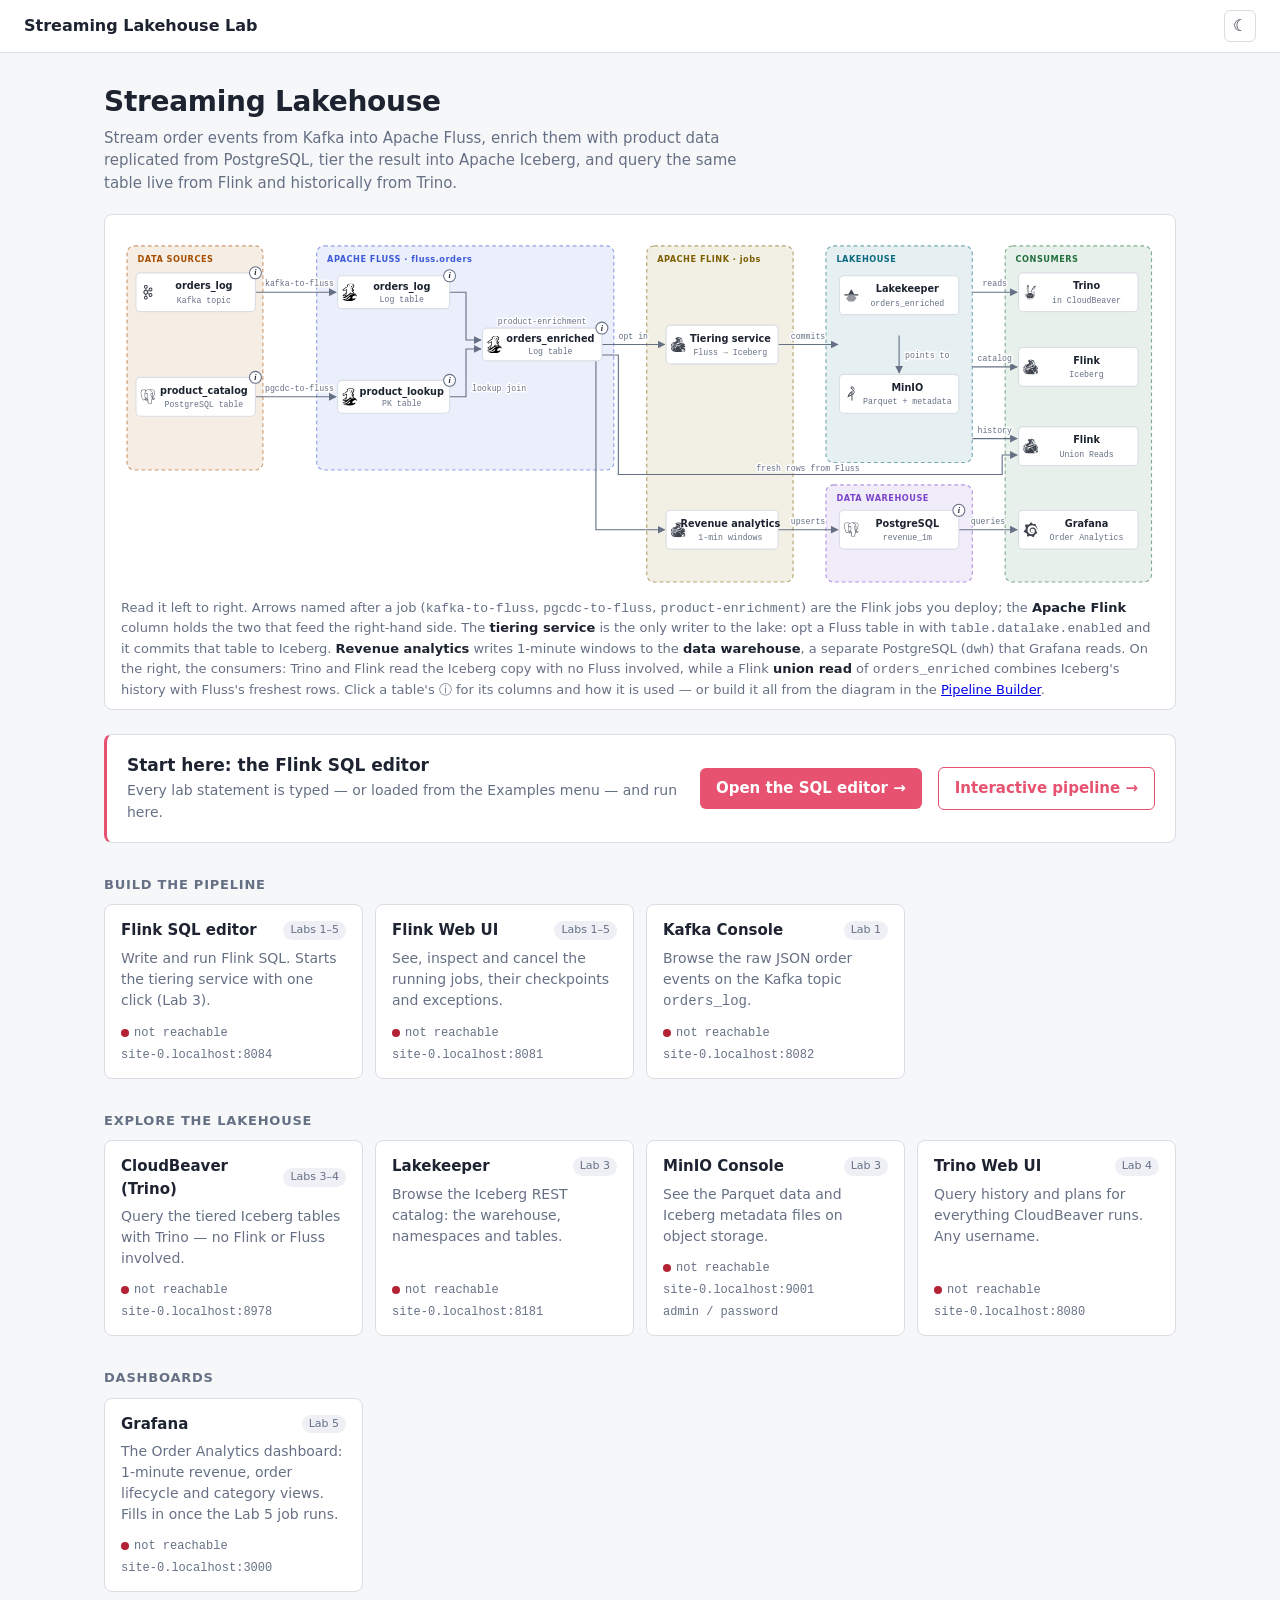
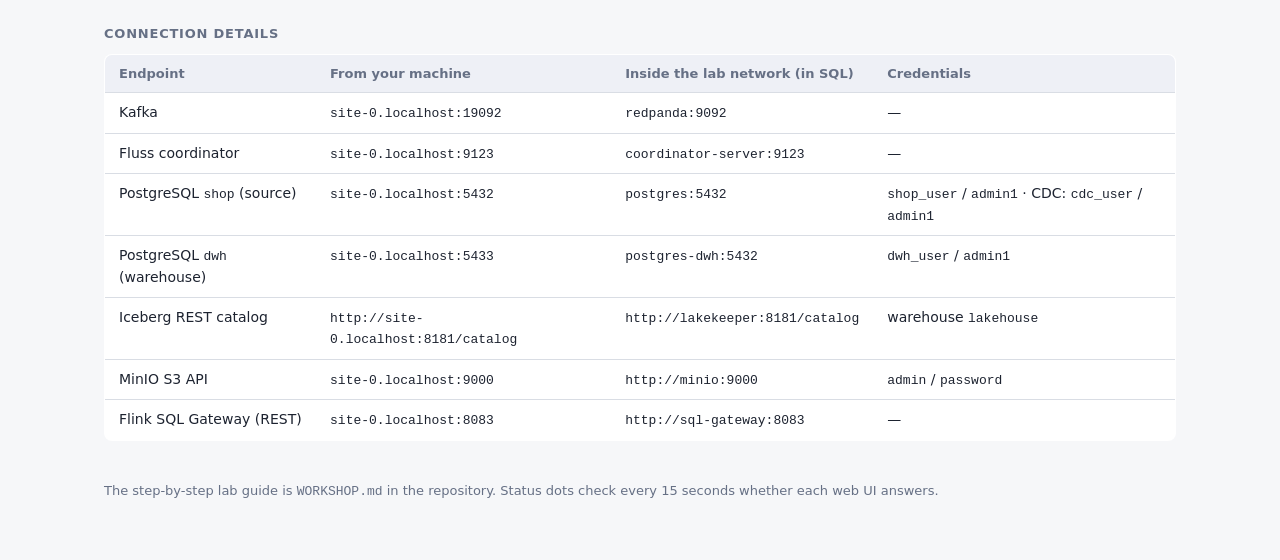
<file: homepage/index.html>
<!doctype html>
<html lang="en">
<head>
<meta charset="utf-8">
<meta name="viewport" content="width=device-width, initial-scale=1">
<title>Streaming Lakehouse Lab</title>
<script>
  // Before the stylesheet, so a saved theme applies on first paint.
  try {
    const t = localStorage.getItem("home.theme");
    if (t === "light" || t === "dark") document.documentElement.dataset.theme = t;
  } catch {}
</script>
<style>
  /* Same tokens as the Flink SQL editor (sql-editor/static/index.html), so the two pages
     read as one environment. */
  :root {
    --bg: #f6f7f9; --panel: #fff; --fg: #1d2330; --muted: #667085; --border: #d9dde4;
    --accent: #e6526f; --accent-fg: #fff; --err: #b42335; --ok: #1f7a4d; --tint: #eef0f6;
    --mono: ui-monospace, SFMono-Regular, Menlo, Consolas, monospace;
  }
  @media (prefers-color-scheme: dark) {
    :root:not([data-theme="light"]) {
      --bg: #12151b; --panel: #1b1f27; --fg: #e3e6ec; --muted: #9098a8; --border: #2e3440;
      --accent: #f06a84; --accent-fg: #fff; --err: #ff8a9b; --ok: #5fd39b; --tint: #232834;
      color-scheme: dark;
    }
  }
  :root[data-theme="dark"] {
    --bg: #12151b; --panel: #1b1f27; --fg: #e3e6ec; --muted: #9098a8; --border: #2e3440;
    --accent: #f06a84; --accent-fg: #fff; --err: #ff8a9b; --ok: #5fd39b; --tint: #232834;
    color-scheme: dark;
  }
  :root[data-theme="light"] { color-scheme: light; }

  * { box-sizing: border-box; }
  body { margin: 0; background: var(--bg); color: var(--fg);
         font: 15px/1.5 system-ui, -apple-system, "Segoe UI", sans-serif; }
  header { display: flex; align-items: center; gap: 12px; padding: 10px 24px;
           border-bottom: 1px solid var(--border); background: var(--panel); }
  header h1 { font-size: 16px; margin: 0; }
  header .spacer { flex: 1; }
  #theme { width: 32px; height: 32px; padding: 0; font-size: 16px; line-height: 1; cursor: pointer;
           border-radius: 6px; border: 1px solid var(--border); background: var(--panel); color: var(--fg); }
  main { max-width: 1120px; margin: 0 auto; padding: 32px 24px 48px; }

  .intro h2 { font-size: 28px; line-height: 1.2; margin: 0 0 8px; letter-spacing: -0.01em; }
  .intro p { margin: 0; color: var(--muted); max-width: 70ch; }
  /* The architecture diagram. Page CSS styles the inline SVG through classes, so it
     follows the theme tokens; only the tiering path wears the accent. */
  .arch { margin: 20px 0 0; padding: 16px 16px 10px; background: var(--panel);
          border: 1px solid var(--border); border-radius: 8px; }
  .arch .scroll { overflow-x: auto; }
  .arch svg { display: block; width: 100%; min-width: 900px; height: auto; color: var(--muted);
              font-family: system-ui, -apple-system, "Segoe UI", sans-serif; }
  /* The same diagram as the Pipeline Builder (sql-editor/static/pipeline.html), without its
     buttons: one light colour per column, the technologies' marks on the boxes. */
  :root { --sources: #a64f00; --fluss: #3d5bd9; --flink: #7d5f00; --iceberg: #0b6a7f; --warehouse: #7a45c9; --consumers: #22703d; }
  @media (prefers-color-scheme: dark) { :root:not([data-theme="light"]) {
    --sources: #f5a25a; --fluss: #8fa2ff; --flink: #e8c547; --iceberg: #5cc8e0; --warehouse: #c4a2ff; --consumers: #71d394; } }
  :root[data-theme="dark"] { --sources: #f5a25a; --fluss: #8fa2ff; --flink: #e8c547; --iceberg: #5cc8e0; --warehouse: #c4a2ff; --consumers: #71d394; }
  .arch .box { fill: var(--panel); stroke: var(--border); stroke-width: 1.5; }
  .arch .region { fill: none; stroke: var(--border); stroke-width: 1.5; stroke-dasharray: 5 4; }
  .arch .region.sources { stroke: color-mix(in srgb, var(--sources) 55%, transparent); fill: color-mix(in srgb, var(--sources) 10%, transparent); }
  .arch .region.fluss { stroke: color-mix(in srgb, var(--fluss) 55%, transparent); fill: color-mix(in srgb, var(--fluss) 10%, transparent); }
  .arch .region.flink { stroke: color-mix(in srgb, var(--flink) 55%, transparent); fill: color-mix(in srgb, var(--flink) 10%, transparent); }
  .arch .region.iceberg { stroke: color-mix(in srgb, var(--iceberg) 55%, transparent); fill: color-mix(in srgb, var(--iceberg) 10%, transparent); }
  .arch .region.warehouse { stroke: color-mix(in srgb, var(--warehouse) 55%, transparent); fill: color-mix(in srgb, var(--warehouse) 10%, transparent); }
  .arch .region.consumers { stroke: color-mix(in srgb, var(--consumers) 55%, transparent); fill: color-mix(in srgb, var(--consumers) 10%, transparent); }
  .arch .region-label.sources { fill: var(--sources); } .arch .region-label.fluss { fill: var(--fluss); } .arch .region-label.flink { fill: var(--flink); }
  .arch .region-label.iceberg { fill: var(--iceberg); } .arch .region-label.warehouse { fill: var(--warehouse); } .arch .region-label.consumers { fill: var(--consumers); }
  .arch .icon { fill: var(--fg); color: var(--fg); opacity: .85; }
  .arch image.icon { opacity: 1; }
  @media (prefers-color-scheme: dark) { :root:not([data-theme="light"]) .fluss-mark { filter: invert(1); } }
  :root[data-theme="dark"] .fluss-mark { filter: invert(1); }
  .arch .title { fill: var(--fg); font-size: 13px; font-weight: 600; }
  .arch .sub { fill: var(--muted); font-size: 11px; font-family: var(--mono); }
  .arch .region-label { fill: var(--muted); font-size: 11px; font-weight: 600; letter-spacing: .06em; }
  .arch .edge { fill: none; stroke: var(--muted); stroke-width: 1.5; }
  /* A halo in the figure's colour, so a region border passing behind a label is masked. */
  .arch .edge-label { fill: var(--muted); font-size: 11px; font-family: var(--mono);
                      paint-order: stroke fill; stroke: var(--panel); stroke-width: 4px; stroke-linejoin: round; }
  .arch .hot { stroke: var(--accent); stroke-width: 2; }
  .arch .hot-box { stroke: var(--accent); stroke-width: 2; }
  .arch .hot-label { fill: var(--accent); }
  .arch .head { fill: var(--muted); }
  .arch .head-hot { fill: var(--accent); }
  /* Table boxes are clickable: an (i) badge in the corner, and the whole box as the hit
     target. The hit rect is transparent but painted, so it receives the pointer. */
  .arch .tbl { cursor: pointer; outline: none; }
  .arch .tbl .hit { fill: transparent; stroke: transparent; stroke-width: 2; }
  .arch .tbl:hover .hit, .arch .tbl:focus-visible .hit { stroke: var(--accent); }
  .arch .badge circle { fill: var(--panel); stroke: var(--muted); stroke-width: 1.4; }
  .arch .badge text { fill: var(--fg); font: italic 700 11px Georgia, serif; }
  .arch .tbl:hover .badge circle, .arch .tbl:focus-visible .badge circle { stroke: var(--accent); fill: var(--accent); }
  .arch .tbl:hover .badge text, .arch .tbl:focus-visible .badge text { fill: var(--accent-fg); }
  .arch figcaption { margin-top: 8px; font-size: 13px; color: var(--muted); }
  .arch figcaption b { color: var(--fg); font-weight: 600; }

  .start { display: flex; flex-wrap: wrap; align-items: center; gap: 16px; margin: 24px 0 8px;
           padding: 18px 20px; border-radius: 8px; background: var(--panel);
           border: 1px solid var(--border); border-left: 3px solid var(--accent); }
  .start div { flex: 1 1 320px; }
  .start strong { display: block; font-size: 17px; }
  .start span { color: var(--muted); font-size: 14px; }
  .btn { display: inline-flex; align-items: center; gap: 6px; padding: 9px 16px; border-radius: 6px;
         background: var(--accent); color: var(--accent-fg); text-decoration: none; font-weight: 600; }
  .btn:hover { filter: brightness(1.06); }
  .btn.alt { background: var(--panel); color: var(--accent); border: 1px solid var(--accent); }
  .btn:focus-visible, .card a:focus-visible { outline: 2px solid var(--accent); outline-offset: 2px; }

  section { margin-top: 32px; }
  section > h3 { font-size: 13px; text-transform: uppercase; letter-spacing: .06em; color: var(--muted);
                 margin: 0 0 10px; font-weight: 600; }
  .grid { display: grid; grid-template-columns: repeat(auto-fill, minmax(250px, 1fr)); gap: 12px; }
  .card { position: relative; display: flex; flex-direction: column; gap: 6px; padding: 14px 16px;
          background: var(--panel); border: 1px solid var(--border); border-radius: 8px; }
  .card:hover { border-color: var(--muted); }
  .card .top { display: flex; align-items: center; gap: 8px; }
  .card a { color: var(--fg); font-weight: 600; text-decoration: none; }
  /* The whole card is the link's hit target. */
  .card a::after { content: ""; position: absolute; inset: 0; border-radius: 8px; }
  .card p { margin: 0; color: var(--muted); font-size: 14px; }
  .card .meta { margin-top: auto; padding-top: 6px; display: flex; flex-wrap: wrap; gap: 4px 12px;
                font-family: var(--mono); font-size: 12px; color: var(--muted); }
  .lab { font-size: 11px; padding: 1px 7px; border-radius: 10px; background: var(--tint);
         color: var(--muted); white-space: nowrap; margin-left: auto; }

  /* Reachability: a dot plus a word, so it never relies on colour alone. */
  .status { display: inline-flex; align-items: center; gap: 5px; font-size: 12px; color: var(--muted); }
  .status::before { content: ""; width: 8px; height: 8px; border-radius: 50%; background: var(--border); }
  .status.up::before { background: var(--ok); }
  .status.down::before { background: var(--err); }

  table { width: 100%; border-collapse: collapse; background: var(--panel); border: 1px solid var(--border);
          border-radius: 8px; overflow: hidden; font-size: 14px; }
  th, td { text-align: left; padding: 9px 14px; border-bottom: 1px solid var(--border); vertical-align: top; }
  tr:last-child td { border-bottom: 0; }
  th { font-weight: 600; color: var(--muted); font-size: 13px; background: var(--tint); }
  td code { font-family: var(--mono); font-size: 13px; }
  .scroll { overflow-x: auto; }
  /* The table-structure panel. */
  #tinfo { width: min(760px, calc(100vw - 32px)); max-height: min(86vh, 900px); padding: 0;
           border: 1px solid var(--border); border-radius: 10px; background: var(--panel); color: var(--fg);
           box-shadow: 0 12px 48px rgba(0,0,0,.35); }
  #tinfo[open] { display: flex; flex-direction: column; }
  #tinfo::backdrop { background: rgba(10, 12, 16, .55); }
  #tinfo .hd { display: flex; align-items: flex-start; gap: 12px; padding: 14px 18px 12px;
               border-bottom: 1px solid var(--border); }
  #tinfo .hd div { flex: 1; min-width: 0; }
  #tinfo h2 { margin: 0; font-size: 17px; font-family: var(--mono); word-break: break-all; }
  #tinfo .kind { display: inline-block; margin-top: 4px; font-size: 12px; color: var(--muted); }
  #tinfo .close { flex: none; width: 30px; height: 30px; padding: 0; border-radius: 6px; cursor: pointer;
                  border: 1px solid var(--border); background: var(--panel); color: var(--fg); font-size: 14px; }
  #tinfo .bd { overflow: auto; padding: 14px 18px 18px; }
  #tinfo .bd > p { margin: 0 0 14px; color: var(--muted); font-size: 14px; }
  #tinfo h3 { font-size: 12px; text-transform: uppercase; letter-spacing: .06em; color: var(--muted);
              margin: 16px 0 6px; font-weight: 600; }
  #tinfo table { font-size: 13px; }
  #tinfo td:first-child, #tinfo td:nth-child(2) { font-family: var(--mono); font-size: 12.5px; white-space: nowrap; }
  #tinfo td.key::after { content: " PK"; font: 600 10px system-ui, sans-serif; color: var(--accent);
                         margin-left: 4px; }
  #tinfo dl { display: grid; grid-template-columns: max-content 1fr; gap: 6px 16px; margin: 0; font-size: 14px; }
  #tinfo dt { color: var(--muted); }
  #tinfo dd { margin: 0; }
  #tinfo code { font-family: var(--mono); font-size: 12.5px; }
  #tinfo pre { margin: 0; padding: 10px 12px; background: var(--tint); border-radius: 6px; overflow: auto;
               font-family: var(--mono); font-size: 12.5px; line-height: 1.5; }
  #tinfo .qhd { display: flex; align-items: center; justify-content: space-between; }
  #tinfo .copy { font: inherit; font-size: 12px; padding: 2px 10px; border-radius: 6px; cursor: pointer;
                 border: 1px solid var(--border); background: var(--panel); color: var(--muted); }
  footer { margin-top: 40px; color: var(--muted); font-size: 13px; }
  footer code { font-family: var(--mono); }
  @media (max-width: 600px) { header, main { padding-left: 16px; padding-right: 16px; } .intro h2 { font-size: 23px; } }
</style>
</head>
<body>
<header>
  <h1>Streaming Lakehouse Lab</h1>
  <span class="spacer"></span>
  <button id="theme" type="button"></button>
</header>

<main>
  <div class="intro">
    <h2>Streaming Lakehouse</h2>
    <p>Stream order events from Kafka into Apache Fluss, enrich them with product data
       replicated from PostgreSQL, tier the result into Apache Iceberg, and query the same
       table live from Flink and historically from Trino.</p>
    <figure class="arch">
      <div class="scroll">
      <svg viewBox="0 0 1390 480" role="img"
           aria-label="Architecture in five columns: data sources (Kafka orders_log, PostgreSQL shop.product_catalog) feed Fluss tables through Flink jobs; product-enrichment joins them into orders_enriched; the Flink tiering service commits it to the lakehouse (Iceberg tables in Lakekeeper, Parquet on MinIO) and a windowed Flink job writes revenue_1m to the data warehouse (PostgreSQL dwh); consumers: Trino, Flink on Iceberg, Flink union reads, Grafana.">
      <defs>
        <marker id="head" viewBox="0 0 10 10" refX="9" refY="5" markerWidth="7" markerHeight="7" orient="auto-start-reverse"><path class="head" d="M0,0 L10,5 L0,10 z"/></marker>
        <marker id="head-ok" viewBox="0 0 10 10" refX="9" refY="5" markerWidth="7" markerHeight="7" orient="auto-start-reverse"><path class="head-ok" d="M0,0 L10,5 L0,10 z"/></marker>
        <!-- Technology marks: Simple Icons (CC0), drawn in the text colour so they read in both themes. -->
        <symbol id="i-kafka" viewBox="0 0 24 24"><path d="M9.71 2.136a1.43 1.43 0 0 0-2.047 0h-.007a1.48 1.48 0 0 0-.421 1.042c0 .41.161.777.422 1.039l.007.007c.257.264.616.426 1.019.426.404 0 .766-.162 1.027-.426l.003-.007c.261-.262.421-.629.421-1.039 0-.408-.159-.777-.421-1.042H9.71zM8.683 22.295c.404 0 .766-.167 1.027-.429l.003-.008c.261-.261.421-.631.421-1.036 0-.41-.159-.778-.421-1.044H9.71a1.42 1.42 0 0 0-1.027-.432 1.4 1.4 0 0 0-1.02.432h-.007c-.26.266-.422.634-.422 1.044 0 .406.161.775.422 1.036l.007.008c.258.262.617.429 1.02.429zm7.89-4.462c.359-.096.683-.33.882-.684l.027-.052a1.47 1.47 0 0 0 .114-1.067 1.454 1.454 0 0 0-.675-.896l-.021-.014a1.425 1.425 0 0 0-1.078-.132c-.36.091-.684.335-.881.686-.2.349-.241.75-.146 1.119.099.363.33.691.675.896h.002c.346.203.737.239 1.101.144zm-6.405-7.342a2.083 2.083 0 0 0-1.485-.627c-.58 0-1.103.242-1.482.627-.378.385-.612.916-.612 1.507s.233 1.124.612 1.514a2.08 2.08 0 0 0 2.967 0c.379-.39.612-.923.612-1.514s-.233-1.122-.612-1.507zm-.835-2.51c.843.141 1.6.552 2.178 1.144h.004c.092.093.182.196.265.299l1.446-.851a3.176 3.176 0 0 1-.047-1.808 3.149 3.149 0 0 1 1.456-1.926l.025-.016a3.062 3.062 0 0 1 2.345-.306c.77.21 1.465.721 1.898 1.482v.002c.431.757.518 1.626.313 2.408a3.145 3.145 0 0 1-1.456 1.928l-.198.118h-.02a3.095 3.095 0 0 1-2.154.201 3.127 3.127 0 0 1-1.514-.944l-1.444.848a4.162 4.162 0 0 1 0 2.879l1.444.846c.413-.47.939-.789 1.514-.944a3.041 3.041 0 0 1 2.371.319l.048.023v.002a3.17 3.17 0 0 1 1.408 1.906 3.215 3.215 0 0 1-.313 2.405l-.026.053-.003-.005a3.147 3.147 0 0 1-1.867 1.436 3.096 3.096 0 0 1-2.371-.318v-.006a3.156 3.156 0 0 1-1.456-1.927 3.175 3.175 0 0 1 .047-1.805l-1.446-.848a3.905 3.905 0 0 1-.265.294l-.004.005a3.938 3.938 0 0 1-2.178 1.138v1.699a3.09 3.09 0 0 1 1.56.862l.002.004c.565.572.914 1.368.914 2.243 0 .873-.35 1.664-.914 2.239l-.002.009a3.1 3.1 0 0 1-2.21.931 3.1 3.1 0 0 1-2.206-.93h-.002v-.009a3.186 3.186 0 0 1-.916-2.239c0-.875.35-1.672.916-2.243v-.004h.002a3.1 3.1 0 0 1 1.558-.862v-1.699a3.926 3.926 0 0 1-2.176-1.138l-.006-.005a4.098 4.098 0 0 1-1.173-2.874c0-1.122.452-2.136 1.173-2.872h.006a3.947 3.947 0 0 1 2.176-1.144V6.289a3.137 3.137 0 0 1-1.558-.864h-.002v-.004a3.192 3.192 0 0 1-.916-2.243c0-.871.35-1.669.916-2.243l.002-.002A3.084 3.084 0 0 1 8.683 0c.861 0 1.641.355 2.21.932v.002h.002c.565.574.914 1.372.914 2.243 0 .876-.35 1.667-.914 2.243l-.002.005a3.142 3.142 0 0 1-1.56.864v1.692zm8.121-1.129l-.012-.019a1.452 1.452 0 0 0-.87-.668 1.43 1.43 0 0 0-1.103.146h.002c-.347.2-.58.529-.677.896-.095.365-.054.768.146 1.119l.007.009c.2.347.519.579.874.673.357.103.755.059 1.098-.144l.019-.009a1.47 1.47 0 0 0 .657-.885 1.493 1.493 0 0 0-.141-1.118"/></symbol>
        <symbol id="i-postgres" viewBox="0 0 24 24"><path d="M23.5594 14.7228a.5269.5269 0 0 0-.0563-.1191c-.139-.2632-.4768-.3418-1.0074-.2321-1.6533.3411-2.2935.1312-2.5256-.0191 1.342-2.0482 2.445-4.522 3.0411-6.8297.2714-1.0507.7982-3.5237.1222-4.7316a1.5641 1.5641 0 0 0-.1509-.235C21.6931.9086 19.8007.0248 17.5099.0005c-1.4947-.0158-2.7705.3461-3.1161.4794a9.449 9.449 0 0 0-.5159-.0816 8.044 8.044 0 0 0-1.3114-.1278c-1.1822-.0184-2.2038.2642-3.0498.8406-.8573-.3211-4.7888-1.645-7.2219.0788C.9359 2.1526.3086 3.8733.4302 6.3043c.0409.818.5069 3.334 1.2423 5.7436.4598 1.5065.9387 2.7019 1.4334 3.582.553.9942 1.1259 1.5933 1.7143 1.7895.4474.1491 1.1327.1441 1.8581-.7279.8012-.9635 1.5903-1.8258 1.9446-2.2069.4351.2355.9064.3625 1.39.3772a.0569.0569 0 0 0 .0004.0041 11.0312 11.0312 0 0 0-.2472.3054c-.3389.4302-.4094.5197-1.5002.7443-.3102.064-1.1344.2339-1.1464.8115-.0025.1224.0329.2309.0919.3268.2269.4231.9216.6097 1.015.6331 1.3345.3335 2.5044.092 3.3714-.6787-.017 2.231.0775 4.4174.3454 5.0874.2212.5529.7618 1.9045 2.4692 1.9043.2505 0 .5263-.0291.8296-.0941 1.7819-.3821 2.5557-1.1696 2.855-2.9059.1503-.8707.4016-2.8753.5388-4.1012.0169-.0703.0357-.1207.057-.1362.0007-.0005.0697-.0471.4272.0307a.3673.3673 0 0 0 .0443.0068l.2539.0223.0149.001c.8468.0384 1.9114-.1426 2.5312-.4308.6438-.2988 1.8057-1.0323 1.5951-1.6698zM2.371 11.8765c-.7435-2.4358-1.1779-4.8851-1.2123-5.5719-.1086-2.1714.4171-3.6829 1.5623-4.4927 1.8367-1.2986 4.8398-.5408 6.108-.13-.0032.0032-.0066.0061-.0098.0094-2.0238 2.044-1.9758 5.536-1.9708 5.7495-.0002.0823.0066.1989.0162.3593.0348.5873.0996 1.6804-.0735 2.9184-.1609 1.1504.1937 2.2764.9728 3.0892.0806.0841.1648.1631.2518.2374-.3468.3714-1.1004 1.1926-1.9025 2.1576-.5677.6825-.9597.5517-1.0886.5087-.3919-.1307-.813-.5871-1.2381-1.3223-.4796-.839-.9635-2.0317-1.4155-3.5126zm6.0072 5.0871c-.1711-.0428-.3271-.1132-.4322-.1772.0889-.0394.2374-.0902.4833-.1409 1.2833-.2641 1.4815-.4506 1.9143-1.0002.0992-.126.2116-.2687.3673-.4426a.3549.3549 0 0 0 .0737-.1298c.1708-.1513.2724-.1099.4369-.0417.156.0646.3078.26.3695.4752.0291.1016.0619.2945-.0452.4444-.9043 1.2658-2.2216 1.2494-3.1676 1.0128zm2.094-3.988-.0525.141c-.133.3566-.2567.6881-.3334 1.003-.6674-.0021-1.3168-.2872-1.8105-.8024-.6279-.6551-.9131-1.5664-.7825-2.5004.1828-1.3079.1153-2.4468.079-3.0586-.005-.0857-.0095-.1607-.0122-.2199.2957-.2621 1.6659-.9962 2.6429-.7724.4459.1022.7176.4057.8305.928.5846 2.7038.0774 3.8307-.3302 4.7363-.084.1866-.1633.3629-.2311.5454zm7.3637 4.5725c-.0169.1768-.0358.376-.0618.5959l-.146.4383a.3547.3547 0 0 0-.0182.1077c-.0059.4747-.054.6489-.115.8693-.0634.2292-.1353.4891-.1794 1.0575-.11 1.4143-.8782 2.2267-2.4172 2.5565-1.5155.3251-1.7843-.4968-2.0212-1.2217a6.5824 6.5824 0 0 0-.0769-.2266c-.2154-.5858-.1911-1.4119-.1574-2.5551.0165-.5612-.0249-1.9013-.3302-2.6462.0044-.2932.0106-.5909.019-.8918a.3529.3529 0 0 0-.0153-.1126 1.4927 1.4927 0 0 0-.0439-.208c-.1226-.4283-.4213-.7866-.7797-.9351-.1424-.059-.4038-.1672-.7178-.0869.067-.276.1831-.5875.309-.9249l.0529-.142c.0595-.16.134-.3257.213-.5012.4265-.9476 1.0106-2.2453.3766-5.1772-.2374-1.0981-1.0304-1.6343-2.2324-1.5098-.7207.0746-1.3799.3654-1.7088.5321a5.6716 5.6716 0 0 0-.1958.1041c.0918-1.1064.4386-3.1741 1.7357-4.4823a4.0306 4.0306 0 0 1 .3033-.276.3532.3532 0 0 0 .1447-.0644c.7524-.5706 1.6945-.8506 2.802-.8325.4091.0067.8017.0339 1.1742.081 1.939.3544 3.2439 1.4468 4.0359 2.3827.8143.9623 1.2552 1.9315 1.4312 2.4543-1.3232-.1346-2.2234.1268-2.6797.779-.9926 1.4189.543 4.1729 1.2811 5.4964.1353.2426.2522.4522.2889.5413.2403.5825.5515.9713.7787 1.2552.0696.087.1372.1714.1885.245-.4008.1155-1.1208.3825-1.0552 1.717-.0123.1563-.0423.4469-.0834.8148-.0461.2077-.0702.4603-.0994.7662zm.8905-1.6211c-.0405-.8316.2691-.9185.5967-1.0105a2.8566 2.8566 0 0 0 .135-.0406 1.202 1.202 0 0 0 .1342.103c.5703.3765 1.5823.4213 3.0068.1344-.2016.1769-.5189.3994-.9533.6011-.4098.1903-1.0957.333-1.7473.3636-.7197.0336-1.0859-.0807-1.1721-.151zm.5695-9.2712c-.0059.3508-.0542.6692-.1054 1.0017-.055.3576-.112.7274-.1264 1.1762-.0142.4368.0404.8909.0932 1.3301.1066.887.216 1.8003-.2075 2.7014a3.5272 3.5272 0 0 1-.1876-.3856c-.0527-.1276-.1669-.3326-.3251-.6162-.6156-1.1041-2.0574-3.6896-1.3193-4.7446.3795-.5427 1.3408-.5661 2.1781-.463zm.2284 7.0137a12.3762 12.3762 0 0 0-.0853-.1074l-.0355-.0444c.7262-1.1995.5842-2.3862.4578-3.4385-.0519-.4318-.1009-.8396-.0885-1.2226.0129-.4061.0666-.7543.1185-1.0911.0639-.415.1288-.8443.1109-1.3505.0134-.0531.0188-.1158.0118-.1902-.0457-.4855-.5999-1.938-1.7294-3.253-.6076-.7073-1.4896-1.4972-2.6889-2.0395.5251-.1066 1.2328-.2035 2.0244-.1859 2.0515.0456 3.6746.8135 4.8242 2.2824a.908.908 0 0 1 .0667.1002c.7231 1.3556-.2762 6.2751-2.9867 10.5405zm-8.8166-6.1162c-.025.1794-.3089.4225-.6211.4225a.5821.5821 0 0 1-.0809-.0056c-.1873-.026-.3765-.144-.5059-.3156-.0458-.0605-.1203-.178-.1055-.2844.0055-.0401.0261-.0985.0925-.1488.1182-.0894.3518-.1226.6096-.0867.3163.0441.6426.1938.6113.4186zm7.9305-.4114c.0111.0792-.049.201-.1531.3102-.0683.0717-.212.1961-.4079.2232a.5456.5456 0 0 1-.075.0052c-.2935 0-.5414-.2344-.5607-.3717-.024-.1765.2641-.3106.5611-.352.297-.0414.6111.0088.6356.1851z"/></symbol>
        <symbol id="i-flink" viewBox="0 0 24 24"><path d="M3.192 13.236c.028.035.064.069.098.101l.024.022.008.004a.736.736 0 0 0 .179.065 8.117 8.117 0 0 1-.138-1.758c.027-.797.178-1.47.462-2.059a8.02 8.02 0 0 1 .315-.519s-.176 1.202-.202 1.673a7.104 7.104 0 0 0 .16 1.868l.072-.05c-.043-.389-.042-.8.004-1.22a6.987 6.987 0 0 1 .419-1.721 9.266 9.266 0 0 1 .973-1.892c-1.985.209-2.418 2.1-2.418 2.1s.017-.347.024-.434c.057-.649.123-.961.205-1.287-.13.238-.212.488-.271.688-.139.47-.216.949-.273 1.356a9.022 9.022 0 0 0-.096 1.289c.002.38.024.828.176 1.263.073.205.164.373.279.511zm1.44-.737c.179-.113.385-.2.626-.268.425-.119.889-.239 1.461-.379l.19-.046c.478-.116.974-.237 1.439-.415.283-.108.552-.25.824-.436.38-.26.721-.579 1.012-.951.154-.196.232-.349.309-.605l.114-.378s.464.519-.004 1.436c.297-.107.582-.413.798-.788.181-.315.491-1.451.491-1.451s.569.875-.105 2.011a1.59 1.59 0 0 0 .356-.227c2.507-2.49.349-3.899-.103-4.236a4.141 4.141 0 0 0-.982-.525L11 5.218c-.03-.013-.047-.033-.055-.042l-.321-.35.563.155c.079.021.154.042.228.064.614.182 1.082.4 1.472.686.445.325 2.142 1.751.348 3.837.556-.191 1.606-.772 1.962-1.272 1.713-2.405-.254-3.808-.17-3.808.019 0 .044.002.099.01a.44.44 0 0 0 .069.006c.036 0 .097-.006.109-.041.015-.042-.014-.122-.073-.168-.154-.117-.321-.202-.533-.169C12.926 4.4 12.3 3.85 12.3 3.85s2.482.129 2.562-.28a4.92 4.92 0 0 0-1.225-.912 6.697 6.697 0 0 0-2.228-.743c-1.207-.179-2.13.053-2.13.053.096-.121.574-.667 2.556-.511.802.063 1.564.316 2.27.669.182.091.29-.125.293-.223.004-.114.201.379.203.405.019-.049.096-.308.112-.308.047 0 .24.603.24.603.002-.024.257-.286.257-.286.076.343.066.514.047.562.002-.009.267-.172.267-.172s.152.638.412.891c.084.082.238.296.328.527.19-.133.421-.799.421-.799s.119.353.019.988c.007-.008.301-.219.301-.219s.042.449-.15 1.008a.572.572 0 0 0-.022.095c.162-.091.404-.388.404-.388l-.042.188c-.048.214-.137.629-.327.953a2.549 2.549 0 0 0-.29.686c.049-.045.099-.085.152-.12.1-.065.199-.117.293-.151l.232-.085c.392-.142.788-.309 1.173-.479.812-.359.631-.86.631-.86-.209.408-.966.816-.966.816s.98-.878.562-1.905c-.115.27-.224.538-.327.792-.144.353-.314.726-.59 1.055-.141.168-.286.29-.446.373a.686.686 0 0 1-.115.048l-.043.016s.172-.283.184-1.063c.004-.282.012-.571.012-.826v-.054c0-.132-.003-.263-.002-.395.005-.558.015-.982.132-1.373-.012-.022-.005-.045-.018-.068-.027-.046-.047-.099-.071-.157-.036-.089-.066-.178-.101-.275-.127-.36-.308-.538-.365-.588-.038.115-.271.591-.271.591s.001-.365-.001-.393c-.067-.511-1.33-.972-1.356-.988l.067.401s-.382-.028-.545-.284c-.034-.052-.084-.09-.13-.125l.09.306.093.214s-.296-.024-.435-.269c-.033-.057-.075-.121-.112-.189a.746.746 0 0 0-.574-.396 8.393 8.393 0 0 0-.601-.062 1.301 1.301 0 0 1-.479-.11L12.573 0l.046.087c.015.029.025.058.04.095l.008.022.032.078.048.172s-.353-.014-.765-.299c-.089-.062-.201-.062-.325-.072L11.622.08a4.192 4.192 0 0 0-.332-.014 3.097 3.097 0 0 0-.974.149c.035-.002.071-.003.106-.003l.067.001c.677.012.887.413.887.413s-.606 0-.785.023c-.209.027-.42.052-.616.106a5.102 5.102 0 0 0-1.622.796c-.124.088-.253.17-.389.256-.23.147-.424.341-.576.577a.357.357 0 0 0-.034.068c-.014.036-.008.039.015.051a.78.78 0 0 0 .168.061 2.353 2.353 0 0 1 1.786 2.005l.015.123c.035.307.072.623.056.944a3.413 3.413 0 0 1-.901 2.191c-.59.646-1.323.69-1.316.685.435-.406.722-.95.876-1.66a1.395 1.395 0 0 0-.084-.828.868.868 0 0 0-.016.047c-.097.276-.22.594-.447.857-.132.15-.312.322-.521.521-.911.867-2.435 2.317-2.409 4.623 0 .135.027.3.056.427zm13.967-5.836c-.113.098-.226.196-.341.292-.205.171-.351.28-.666.394-.276.099-.488-.124-.488-.124a1.3 1.3 0 0 0 .447-.389 7.968 7.968 0 0 0-1.154.71 2.41 2.41 0 0 0-.389.353c-.124.156-.205.318-.205.484v.002c0-.003.044-.005.053-.007a6.122 6.122 0 0 0 1.226-.49 16.006 16.006 0 0 0 1.757-1.074.334.334 0 0 1 .095-.048l.371-.106-.228.314a.288.288 0 0 1-.027.034c-.745.741-1.517 1.272-2.36 1.622a4.734 4.734 0 0 1-.492.174 9.201 9.201 0 0 0 1.513-.525c.537-.244.913-.483 1.22-.772.475-.45.814-.981 1.009-1.576a.732.732 0 0 0 .024-.1l-.111.033c-.127.037-.258.074-.373.13a2.367 2.367 0 0 0-.427.286c-.158.127-.321.269-.454.383zM1.578 14.987c.128.205.268.407.403.602l.021.031c-.351-1.236.223-1.982.223-1.982l.142.391c.036.101.091.199.167.302.147-.275.326-.538.534-.784a1.438 1.438 0 0 1-.472-.415c-.2-.264-.332-.581-.415-.996a5.507 5.507 0 0 1-.069-1.562c.015-.174.036-.348.059-.525a8.377 8.377 0 0 0-1.626 2.716.046.046 0 0 0 .003.021 9.438 9.438 0 0 0 1.03 2.201zM18.221 3.353a5.045 5.045 0 0 1 .366-1.933l.018-.041a.94.94 0 0 0-.246.252c-.168.242-.291.53-.397.932-.182.687-.29 1.427-.337 2.308.192-.205.507-.657.572-1.215.011-.094.024-.199.024-.303zm3.368 19.012c-.396-.065-1.234-.36-1.468-.945-.288.707.306 1.221.75 1.451.077.04.1.05.181.082.084.037-.165.494.045.704.21.21.409.148.487.148 0 0 .361.335.567.111.053-.058.098-.262.029-.385-.086-.152-.295-.124-.315-.124-.41.005-.373-.188-.311-.27.045-.059.132-.055.205-.055.017 0 .034.001.053.004.094.011.184.016.268.016.335 0 .726-.035.985-.179.186-.104.491-.456.475-.692-.017.006-.825.319-1.951.134zm2.324-7.785c-.038-.097-.085-.196-.126-.283l-.06-.126c-.021-.047-.044-.093-.066-.139-.055-.111-.112-.226-.151-.35-.034-.106-.043-.216-.052-.32a3.312 3.312 0 0 0-1.886-2.716 1.25 1.25 0 0 1-.215.417c-.09.12-.144.138-.262.138-.157 0-.18-.18-.133-.265a1.45 1.45 0 0 0 .196-.543c.033-.377-.177-.786-.435-1.068-.239-.261-.649-.564-.979-.663-.079.307.017.812.124 1.109.132.36.544 1.069.445 1.499 0 0-.029.275-.304.448-.153.096-.215.053-.215.053.294-.627.297-.891-.028-1.485-.245-.447-.358-.899-.27-1.398.003-.02.01-.04.014-.06a2.222 2.222 0 0 1-.088.199c-.25.439-.486.667-.628 1.121-.149.508.01 1.059.325 1.598a1.237 1.237 0 0 1-.553-.804 4.323 4.323 0 0 0-1.334 1.166c-.08.104-.175.191-.259.268a4.92 4.92 0 0 1-1.978 1.099c-.493.145-1.001.267-1.502.388l-.131.031c-.683.165-1.409.351-2.097.657-.792.352-1.42.757-1.918 1.239a4.412 4.412 0 0 0-1.326 2.593c-.114.781-.055 1.595.18 2.49.008.032-1.03-.941-.494-3.741a6.322 6.322 0 0 0-.236-.007l-.067.001c-1.933.058-2.737 1.123-2.737 1.123s.126-1.182 1.987-1.579c.14-.03 1.312-.293 1.352-.306.154-.314.341-.612.557-.889l-.166.026c-.319.05-.648.1-.975.143l-.252.03c-.577.074-1.174.149-1.74.316-.594.174-1.059.426-1.422.768-.389.366-.668.839-.852 1.442l-.023.086c-.013.05-.026.101-.045.151-.02.052-.024.11.018.22.348.923.945 1.723 1.774 2.376a7.587 7.587 0 0 0 2.146 1.18c.026.009.07.024.109.064l.348.337-.544-.13c-.064-.015-.127-.029-.191-.047-1.114-.306-2.085-.821-2.885-1.532-.273-.099-1.668-.794-2.26-1.936l-.099-.19s.757.746 1.288.855a5.59 5.59 0 0 1-.564-1.22.283.283 0 0 0-.049-.087C1.273 17.196.624 16.054.196 14.834a4.708 4.708 0 0 1-.085-.262c-.043.355-.064.71-.064 1.057 0 .11.955 2.647.955 2.647s-.42-.467-.768-1.059c0 0-.061-.199-.069-.212.149.897.439 1.74.863 2.521 1.167 2.147 2.956 3.554 5.47 4.212a7.73 7.73 0 0 0 1.955.255l7.855.007c.369 0 .652-.022.915-.07l.041-.007a1.47 1.47 0 0 1 .281-.034c.106.001.219.014.345.044l.062.015c.116.026.224.052.331.052 1.32.01 1.137-.785 1.137-.785-.055-.207-.295-.351-.557-.413a1.204 1.204 0 0 0-.28-.033c-.179 0-.367.041-.559.12l-.288.123-.172.075a1.317 1.317 0 0 1-.098.038.54.54 0 0 1-.17.036c-.199 0-.208-.195-.213-.312a.46.46 0 0 1 .169-.373c.093-.079.194-.156.302-.228.195-.132.396-.268.551-.446a1.49 1.49 0 0 0 .361-.699.825.825 0 0 0-.044-.469c-.014-.035-.027-.042-.04-.046a9.037 9.037 0 0 0-.368-.112c-.488-.137-.847-.342-1.127-.643a2.803 2.803 0 0 1-.439-.671 5.783 5.783 0 0 1-.416-1.096c-.159-.601-.536-1.083-1.15-1.472a3.536 3.536 0 0 0-1.557-.524c-.137-.015-.276-.021-.423-.028-.037-.002-.122-.013-.208-.024-.077-.01-.153-.021-.188-.022l-.21-.013s.054-.076.489-.242c.082-.031.167-.039.25-.054.201-.035.4-.053.59-.053.458 0 .891.106 1.288.314.494.26.888.656 1.206 1.211.173.302.309.626.416.992.021.07.038.14.058.216.035.134.071.271.122.396.307.756.876 1.198 1.69 1.315.216.031.426.046.626.046a3.48 3.48 0 0 0 1.077-.165c.455-.149.803-.382 1.062-.712a1.42 1.42 0 0 0 .255-.494l.035-.121.203.048c.043.011.086.021.13.03a.483.483 0 0 0 .094.009c.092 0 .186-.022.288-.044l.017-.004c.076-.017.15-.02.222-.023l.061-.003c.072 0 .132.048.159.093.031.053.081.083.175.104a.367.367 0 0 0 .075.007c.229 0 .47-.21.476-.416.003-.079-.018-.127-.07-.163-.041-.028-.083-.054-.131-.084l-.228-.143.152-.116a.245.245 0 0 1 .147-.051c.045 0 .085.013.12.028 0 0-.191-1.01-1.527-.716 0 0-.217.089-.328.131l-.052.02a.27.27 0 0 1-.101.019.358.358 0 0 1-.166-.047c-.468-.235-.926-.131-1.002-.131a2.28 2.28 0 0 1-.538-.059.222.222 0 0 1-.116-.067l-.086-.097a2.634 2.634 0 0 1-1.183-.197c-.436-.186-.784-.47-.995-.903a1.487 1.487 0 0 1-.15-.685l.026.067c.084.248.208.474.374.678.306.379.701.634 1.15.813.243.097.495.165.764.21 0 0 .955.036 1.38-.317.323-.18.614-.264.917-.264h.063c1.027-.001 1.118-.498 1.118-.498s.117.076.281.051a.666.666 0 0 0 .604-.63l-.34-.306-.072-.063-.134-.106.092-.105a.274.274 0 0 1 .207-.099c.046 0 .091.012.134.035.061.034.115.077.164.117l.051.04.064.05a.559.559 0 0 0-.036-.265zm-1.267-.273c-.038.106-.088.123-.199.099a.688.688 0 0 0-.181-.014c-.111.005-.221.024-.332.026-.277.005-.543-.045-.763-.225-.312-.256-.372-.559-.177-.943l.004.037a.745.745 0 0 0 .345.611c.18.121.385.17.595.196.17.021.338.05.487.142l.041.021a.043.043 0 0 1 .006-.007c-.029-.041-.039-.183-.024-.242a.565.565 0 0 0 .002-.297.622.622 0 0 1-.25.304.076.076 0 0 1-.053.02 2.53 2.53 0 0 1-.654-.233c-.186-.102-.283-.261-.234-.484a.198.198 0 0 0-.056-.189c-.023-.023-.043-.05-.067-.078.055-.051.102-.1.155-.143.05-.04.102-.078.158-.109.432-.245 1.016-.061 1.208.389.049.114.075.24.089.363.028.259-.013.511-.1.756zm-20.67 2.926c-.02-.237-.033-.474-.046-.756a.102.102 0 0 0-.021-.064c-.63-.909-1.089-1.696-1.446-2.476a7.292 7.292 0 0 1-.169-.394 7.748 7.748 0 0 0 1.682 3.694v-.004zm18.991 4.103c.176.117.395.203.732.287.34.085.653.125.966.125.185 0 .334-.019.47-.059a.81.81 0 0 0 .59-.639 6.03 6.03 0 0 0 .128-.713 1.798 1.798 0 0 0-.372-1.323c-.035.031-.07.061-.106.089a1.104 1.104 0 0 1-.198.121.658.658 0 0 1-.291.072.593.593 0 0 1-.281-.072.96.96 0 0 0-.461-.104c-.063 0-.131.005-.208.013-.027.003-.039.009-.054.04-.258.531-.683.908-1.298 1.154l-.017.007-.003.013a1.15 1.15 0 0 0-.001.454c.054.216.185.391.404.535zM14.99 9.512c-.516.525-1.141.958-1.964 1.364-.52.256-1.1.441-1.826.582-.415.081-.829.159-1.243.237l-.086.015-1.056.2c-.929.178-1.92.389-2.872.71-.691.234-1.224.481-1.677.779-.444.291-.75.591-.965.943a2.637 2.637 0 0 0-.146.291 5.696 5.696 0 0 1-.075.159.42.42 0 0 1-.076.114c-.484.473-.69 1.064-.613 1.756.046.416.176.821.395 1.236.127-.846.574-1.492 1.328-1.92.41-.233.863-.403 1.383-.517.526-.117 1.06-.214 1.561-.304l.307-.054c.516-.091 1.051-.184 1.558-.345.12-.038.238-.08.348-.121.147-.055.275-.12.391-.206.141-.105.289-.2.444-.291-.653-.015-1.76-.017-2.104-.019-.77-.004-1.3.06-1.964.312-.694.264-2.676 1.271-2.676 1.271s.985-1.054 2.837-1.844a7.858 7.858 0 0 1 2.928-.53c.275 0 .561.011.872.033.512.038 1.024.075 1.535.11l.014.001c.024 0 .05-.004.075-.011a10.63 10.63 0 0 1 1.572-.325c.175-.025.353-.061.528-.097-.034-.011-.069-.02-.103-.03a1.13 1.13 0 0 1-.118-.044l-.088-.035-.345-.233 1.296.028c.279 0 3.032-.443 4.21-3.723.078-.219.16-.437.223-.676a7.611 7.611 0 0 1-2.669 1.063 7.155 7.155 0 0 1-1.139.121zm4.784-1.871zm1.701 5.622a.27.27 0 1 0 .54 0 .27.27 0 0 0-.54 0z"/></symbol>
        <symbol id="i-grafana" viewBox="0 0 24 24"><path d="M23.02 10.59a8.578 8.578 0 0 0-.862-3.034 8.911 8.911 0 0 0-1.789-2.445c.337-1.342-.413-2.505-.413-2.505-1.292-.08-2.113.4-2.416.62-.052-.02-.102-.044-.154-.064-.22-.089-.446-.172-.677-.247-.231-.073-.47-.14-.711-.197a9.867 9.867 0 0 0-.875-.161C14.557.753 12.94 0 12.94 0c-1.804 1.145-2.147 2.744-2.147 2.744l-.018.093c-.098.029-.2.057-.298.088-.138.042-.275.094-.413.143-.138.055-.275.107-.41.166a8.869 8.869 0 0 0-1.557.87l-.063-.029c-2.497-.955-4.716.195-4.716.195-.203 2.658.996 4.33 1.235 4.636a11.608 11.608 0 0 0-.607 2.635C1.636 12.677.953 15.014.953 15.014c1.926 2.214 4.171 2.351 4.171 2.351.003-.002.006-.002.006-.005.285.509.615.994.986 1.446.156.19.32.371.488.548-.704 2.009.099 3.68.099 3.68 2.144.08 3.553-.937 3.849-1.173a9.784 9.784 0 0 0 3.164.501h.08l.055-.003.107-.002.103-.005.003.002c1.01 1.44 2.788 1.646 2.788 1.646 1.264-1.332 1.337-2.653 1.337-2.94v-.058c0-.02-.003-.039-.003-.06.265-.187.52-.387.758-.6a7.875 7.875 0 0 0 1.415-1.7c1.43.083 2.437-.885 2.437-.885-.236-1.49-1.085-2.216-1.264-2.354l-.018-.013-.016-.013a.217.217 0 0 1-.031-.02c.008-.092.016-.18.02-.27.011-.162.016-.323.016-.48v-.253l-.005-.098-.008-.135a1.891 1.891 0 0 0-.01-.13c-.003-.042-.008-.083-.013-.125l-.016-.124-.018-.122a6.215 6.215 0 0 0-2.032-3.73 6.015 6.015 0 0 0-3.222-1.46 6.292 6.292 0 0 0-.85-.048l-.107.002h-.063l-.044.003-.104.008a4.777 4.777 0 0 0-3.335 1.695c-.332.4-.592.84-.768 1.297a4.594 4.594 0 0 0-.312 1.817l.003.091c.005.055.007.11.013.164a3.615 3.615 0 0 0 .698 1.82 3.53 3.53 0 0 0 1.827 1.282c.33.098.66.14.971.137.039 0 .078 0 .114-.002l.063-.003c.02 0 .041-.003.062-.003.034-.002.065-.007.099-.01.007 0 .018-.003.028-.003l.031-.005.06-.008a1.18 1.18 0 0 0 .112-.02c.036-.008.072-.013.109-.024a2.634 2.634 0 0 0 .914-.415c.028-.02.056-.041.085-.065a.248.248 0 0 0 .039-.35.244.244 0 0 0-.309-.06l-.078.042c-.09.044-.184.083-.283.116a2.476 2.476 0 0 1-.475.096c-.028.003-.054.006-.083.006l-.083.002c-.026 0-.054 0-.08-.002l-.102-.006h-.012l-.024.006c-.016-.003-.031-.003-.044-.006-.031-.002-.06-.007-.091-.01a2.59 2.59 0 0 1-.724-.213 2.557 2.557 0 0 1-.667-.438 2.52 2.52 0 0 1-.805-1.475 2.306 2.306 0 0 1-.029-.444l.006-.122v-.023l.002-.031c.003-.021.003-.04.005-.06a3.163 3.163 0 0 1 1.352-2.29 3.12 3.12 0 0 1 .937-.43 2.946 2.946 0 0 1 .776-.101h.06l.07.002.045.003h.026l.07.005a4.041 4.041 0 0 1 1.635.49 3.94 3.94 0 0 1 1.602 1.662 3.77 3.77 0 0 1 .397 1.414l.005.076.003.075c.002.026.002.05.002.075 0 .024.003.052 0 .07v.065l-.002.073-.008.174a6.195 6.195 0 0 1-.08.639 5.1 5.1 0 0 1-.267.927 5.31 5.31 0 0 1-.624 1.13 5.052 5.052 0 0 1-3.237 2.014 4.82 4.82 0 0 1-.649.066l-.039.003h-.287a6.607 6.607 0 0 1-1.716-.265 6.776 6.776 0 0 1-3.4-2.274 6.75 6.75 0 0 1-.746-1.15 6.616 6.616 0 0 1-.714-2.596l-.005-.083-.002-.02v-.056l-.003-.073v-.096l-.003-.104v-.07l.003-.163c.008-.22.026-.45.054-.678a8.707 8.707 0 0 1 .28-1.355c.128-.444.286-.872.473-1.277a7.04 7.04 0 0 1 1.456-2.1 5.925 5.925 0 0 1 .953-.763c.169-.111.343-.213.524-.306.089-.05.182-.091.273-.135.047-.02.093-.042.138-.062a7.177 7.177 0 0 1 .714-.267l.145-.045c.049-.015.098-.026.148-.041.098-.029.197-.052.296-.076.049-.013.1-.02.15-.033l.15-.032.151-.028.076-.013.075-.01.153-.024c.057-.01.114-.013.171-.023l.169-.021c.036-.003.073-.008.106-.01l.073-.008.036-.003.042-.002c.057-.003.114-.008.171-.01l.086-.006h.023l.037-.003.145-.007a7.999 7.999 0 0 1 1.708.125 7.917 7.917 0 0 1 2.048.68 8.253 8.253 0 0 1 1.672 1.09l.09.077.089.078c.06.052.114.107.171.159.057.052.112.106.166.16.052.055.107.107.159.164a8.671 8.671 0 0 1 1.41 1.978c.012.026.028.052.04.078l.04.078.075.156c.023.051.05.1.07.153l.065.15a8.848 8.848 0 0 1 .45 1.34.19.19 0 0 0 .201.142.186.186 0 0 0 .172-.184c.01-.246.002-.532-.024-.856z"/></symbol>
        <symbol id="i-trino" viewBox="0 0 24 24"><path d="M14.124 16.8529a.1615.1615 0 1 1 .1576.1614.1577.1577 0 0 1-.1576-.1614zm-5.607-.1576a.1614.1614 0 1 0 0 .3228.1614.1614 0 0 0 0-.3228zm10.1341-.6648v1.9869c-.031.5788-.524 1.0237-1.1029.9954h-.3843a5.0596 5.0596 0 0 1-1.1298 1.7178.3192.3192 0 0 0 0 .465l.2382.2191a.3036.3036 0 0 1 .0385.4304c-1.126 1.3835-2.9669 2.1521-5.0498 2.1521a6.575 6.575 0 0 1-4.8192-1.8985c-.0029-.0032-.0059-.0063-.0087-.0096a.6302.6302 0 0 1 .0548-.8896c.137-.1265.1371-.3462 0-.4727a4.944 4.944 0 0 1-1.126-1.714h-.3497c-.5797.0284-1.0737-.416-1.1068-.9954v-1.9869c.0351-.5779.5286-1.02 1.1068-.9915h.2728a5.7648 5.7648 0 0 1 2.0791-3.0936c-.4227-1.0991-1.1529-3.2551-1.226-5.0075C6.0229 4.4705 6.2189.078 7.8253.001c1.6064-.0768 1.3719 4.0275 1.0991 6.6946a32.732 32.732 0 0 0-.123 4.4503 6.994 6.994 0 0 1 2.4826-.4304 7.2414 7.2414 0 0 1 1.7371.2075c.2614-1.2682.8762-3.574 2.0292-5.1958 1.6717-2.352 3.4357-4.7808 4.6116-4.1006 1.176.6802-.3074 3.1398-1.3297 4.4272-1.0222 1.2874-2.7862 3.2089-3.3742 4.2274-.2114.3843-.4304.8032-.5956 1.1529a5.7375 5.7375 0 0 1 2.9169 3.6125h.073v-2.3058a.3075.3075 0 0 0-.1806-.2844.9148.9148 0 0 1-.5573-.8148 1.0184 1.0184 0 0 1 .9045-.9044c.5593-.0598 1.061.3452 1.1208.9044a.9187.9187 0 0 1-.5534.8148.3074.3074 0 0 0-.1691.2844v2.1522a.3113.3113 0 0 0 .1691.2805.9724.9724 0 0 1 .5648.857zm-1.0222-3.9737a.4345.4345 0 0 0 .4612-.4151.4151.4151 0 1 0-.4612.4151zm-.4227 3.4779c.0978.4794.148.9672.1498 1.4565v.3651h.4113a.3228.3228 0 0 0 .3228-.319v-1.0069c-.0111-.2967-.2733-.5256-.5688-.4957h-.3151zm-3.7278-4.481.611.2383a36.6046 36.6046 0 0 1 2.3828-3.8661c1.2874-1.7255 2.3365-3.5817 1.8715-3.8699-.465-.2883-1.6179 1.2297-2.7708 3.109a34.8978 34.8978 0 0 0-2.0945 4.3887zm-4.0544.6726.0154 1.3335c-.0039.2007.1881.3587.3843.3152a6.4317 6.4317 0 0 1 1.4565-.1653 5.995 5.995 0 0 1 1.4527.1729c.1956.0398.3853-.1153.3843-.3151v-1.3412a.319.319 0 0 0-.2421-.3113 6.664 6.664 0 0 0-1.6026-.1845 6.7093 6.7093 0 0 0-1.6025.1845.3188.3188 0 0 0-.246.3113zm1.7063 6.8637v.3843a.6878.6878 0 0 1-.4996.269c-.3074 0-.538-.4189-.538-.4189a.073.073 0 0 0-.1-.0307l-.0024.0013a.0693.0693 0 0 0-.0245.0947c.0115.0231.2806.4957.6649.4957a.7144.7144 0 0 0 .3843-.1268.3267.3267 0 0 1 .3612 0 .8332.8332 0 0 0 .4727.1345.957.957 0 0 0 .6572-.4803.0692.0692 0 0 0-.0269-.0961.0692.0692 0 0 0-.0999.0269c0 .0231-.2191.3843-.5419.4074a.8036.8036 0 0 1-.5765-.269v-.3843a.3154.3154 0 0 1 .1268-.2537c.196-.1499.415-.3958.415-.4919a.538.538 0 0 0-.5764-.4189c-.3766 0-.6533.2498-.6533.4573 0 .1345.2536.3382.4227.4612a.3226.3226 0 0 1 .1346.2383zM7.783 11.6455l.5765-.3074c-.0192-1.126-.0346-3.1436 0-4.5425.0538-2.0368.1537-4.5732-.5226-4.5463S6.6877 4.2285 6.949 7.007a33.0562 33.0562 0 0 0 .834 4.6385zm-3.305 5.3919a.319.319 0 0 0 .319.319h.3997a3.046 3.046 0 0 1 0-.3651 7.546 7.546 0 0 1 .1461-1.4565c-.0493.0002-.34.0005-.3866-.0021a.4881.4881 0 0 0-.4781.4979v1.0068zm.9184 1.4718a5.3254 5.3254 0 0 1-.123-.5573.3228.3228 0 0 0-.319-.2728h-.4957c.0007.0163-.0015.34.0009.355a.5188.5188 0 0 0 .5526.4827l.3842-.0076zm10.1265 2.917-.0884-.0807a.3229.3229 0 0 0-.3843-.0269 6.9823 6.9823 0 0 1-3.8046 1.0068 6.995 6.995 0 0 1-3.7932-1.0068.3228.3228 0 0 0-.3843.0269l-.0884.0807a.3154.3154 0 0 0 0 .4573 6.0305 6.0305 0 0 0 4.2927 1.5988 6.0453 6.0453 0 0 0 4.2889-1.5988.315.315 0 0 0-.0384-.4573zm1.4488-4.4158c0-2.4557-1.1529-4.3273-3.0245-5.2266-.2081-.1022-.4673.0594-.465.2921v1.3297a.3269.3269 0 0 0 .2037.296c1.7332.7109 2.9284 2.1866 2.9284 3.8776 0 2.2712-2.1559 3.8085-5.3419 3.8085-3.1859 0-5.3419-1.5411-5.3419-3.8085 0-1.691 1.1952-3.1667 2.9284-3.8776a.319.319 0 0 0 .2037-.296v-1.322c.0048-.2315-.2536-.3963-.4612-.2921-1.887.8839-3.0399 2.767-3.0399 5.2073 0 2.9899 2.2866 4.996 5.7108 4.996 3.4282.0001 5.6994-2.0098 5.6994-4.9844zm-8.6084-.538h-.0038a.5842.5842 0 1 0 .0038 0zm5.1614.5919c.0063.3226.2615.5789.584.5725a.5842.5842 0 1 0-.584-.5725zm4.5692.6225h-.4996a.3227.3227 0 0 0-.3151.2728c-.0346.173-.0768.3766-.1268.5573.0163.0007.3861-.0014.4012.0009a.5188.5188 0 0 0 .5366-.5004l.0037-.3306z"/></symbol>
        <symbol id="i-minio" viewBox="0 0 24 24"><path d="M13.2072.006c-.6216-.0478-1.2.1943-1.6211.582a2.15 2.15 0 0 0-.0938 3.0352l3.4082 3.5507a3.042 3.042 0 0 1-.664 4.6875l-.463.2383V7.2853a15.4198 15.4198 0 0 0-8.0174 10.4862v.0176l6.5487-3.3281v7.621L13.7794 24V13.6817l.8965-.4629a4.4432 4.4432 0 0 0 1.2207-7.0292l-3.371-3.5254a.7489.7489 0 0 1 .037-1.0547.7522.7522 0 0 1 1.0567.0371l.4668.4863-.006.0059 4.0704 4.2441a.0566.0566 0 0 0 .082 0 .06.06 0 0 0 0-.0703l-3.1406-5.1425-.1484.1425.1484-.1445C14.4945.3926 13.8287.0538 13.2072.006Zm-.9024 9.8652v2.9941l-4.1523 2.1484a13.9787 13.9787 0 0 1 2.7676-3.9277 14.1784 14.1784 0 0 1 1.3847-1.2148z"/></symbol>
        <!-- No brand mark in Simple Icons for Iceberg: an iceberg. Fluss uses its official logo (static/icons/fluss-outline.svg). -->
        <symbol id="i-iceberg" viewBox="0 0 24 24"><path d="M12 2.5l4.6 7.5H7.4z"/><path fill="none" stroke="currentColor" stroke-width="1.8" stroke-linecap="round" d="M1.5 11.5h21"/><path opacity=".55" d="M7 13l-3.5 4.5L8 22h8l4.5-5.5L17 13z"/></symbol>
        <marker id="head-err" viewBox="0 0 10 10" refX="9" refY="5" markerWidth="7" markerHeight="7" orient="auto-start-reverse"><path class="head-err" d="M0,0 L10,5 L0,10 z"/></marker>
      </defs>

      <!-- Columns, left to right: sources · Fluss · Flink jobs · Iceberg + warehouse · consumers -->
      <rect class="region sources" x="8" y="20" width="182" height="300" rx="10"/>
      <text class="region-label sources" x="22" y="42">DATA SOURCES</text>
      <rect class="region fluss" x="262" y="20" width="398" height="300" rx="10"/>
      <text class="region-label fluss" x="276" y="42">APACHE FLUSS · fluss.orders</text>
      <rect class="region flink" x="704" y="20" width="196" height="450" rx="10"/>
      <text class="region-label flink" x="718" y="42">APACHE FLINK · jobs</text>
      <rect class="region iceberg" x="944" y="20" width="196" height="290" rx="10"/>
      <text class="region-label iceberg" x="958" y="42">LAKEHOUSE</text>
      <rect class="region warehouse" x="944" y="340" width="196" height="130" rx="10"/>
      <text class="region-label warehouse" x="958" y="362">DATA WAREHOUSE</text>
      <rect class="region consumers" x="1184" y="20" width="196" height="450" rx="10"/>
      <text class="region-label consumers" x="1198" y="42">CONSUMERS</text>

      <!-- Jobs (arrows). data-edge matches /api/pipeline/status. -->
      <g class="job" data-edge="kafka_to_fluss">
        <line class="edge" x1="180" y1="82" x2="288" y2="82" marker-end="url(#head)"/>
        <text class="edge-label" x="239" y="74" text-anchor="middle">kafka-to-fluss</text>
      </g>
      <g class="job" data-edge="pgcdc_to_fluss">
        <line class="edge" x1="180" y1="222" x2="288" y2="222" marker-end="url(#head)"/>
        <text class="edge-label" x="239" y="214" text-anchor="middle">pgcdc-to-fluss</text>
      </g>
      <g class="job" data-edge="enrichment">
        <polyline class="edge" points="440,82 462,82 462,146 482,146" marker-end="url(#head)"/>
        <polyline class="edge" points="440,222 462,222 462,158 482,158" marker-end="url(#head)"/>
        <text class="edge-label" x="564" y="124" text-anchor="middle">product-enrichment</text>
        <text class="edge-label" x="470" y="214">lookup join</text>
      </g>
      <g class="job" data-edge="tiering">
        <line class="edge" x1="644" y1="152" x2="728" y2="152" marker-end="url(#head)"/>
        <text class="edge-label" x="686" y="144" text-anchor="middle">opt in</text>
      </g>
      <g class="job" data-edge="commits">
        <line class="edge" x1="880" y1="152" x2="960" y2="152" marker-end="url(#head)"/>
        <text class="edge-label" x="920" y="144" text-anchor="middle">commits</text>
      </g>
      <g class="job" data-edge="revenue">
        <polyline class="edge" points="636,174 636,400 728,400" marker-end="url(#head)"/>
        <line class="edge" x1="880" y1="400" x2="960" y2="400" marker-end="url(#head)"/>
        <text class="edge-label" x="920" y="392" text-anchor="middle">upserts</text>
      </g>
      <line class="edge" x1="1042" y1="140" x2="1042" y2="190" marker-end="url(#head)"/>
      <text class="edge-label" x="1050" y="170">points to</text>
      <line class="edge" x1="1140" y1="82" x2="1200" y2="82" marker-end="url(#head)"/>
      <text class="edge-label" x="1170" y="74" text-anchor="middle">reads</text>
      <line class="edge" x1="1140" y1="182" x2="1200" y2="182" marker-end="url(#head)"/>
      <text class="edge-label" x="1170" y="174" text-anchor="middle">catalog</text>
      <line class="edge" x1="1140" y1="278" x2="1200" y2="278" marker-end="url(#head)"/>
      <text class="edge-label" x="1170" y="270" text-anchor="middle">history</text>
      <polyline class="edge" points="644,166 666,166 666,326 1180,326 1180,300 1200,300" marker-end="url(#head)"/>
      <text class="edge-label" x="920" y="322" text-anchor="middle">fresh rows from Fluss</text>
      <line class="edge" x1="1122" y1="400" x2="1200" y2="400" marker-end="url(#head)"/>
      <text class="edge-label" x="1161" y="392" text-anchor="middle">queries</text>

      <!-- Boxes (tables and services). data-node matches /api/pipeline/status. -->
      <g class="node" data-node="kafka">
        <rect class="box" x="20" y="56" width="160" height="52" rx="6"/>
        <use class="icon" href="#i-kafka" x="26" y="72" width="20" height="20"/>
        <text class="title" x="111" y="78" text-anchor="middle">orders_log</text>
        <text class="sub" x="111" y="96" text-anchor="middle">Kafka topic</text>
      </g>
      <g class="node" data-node="product_catalog">
        <rect class="box" x="20" y="196" width="160" height="52" rx="6"/>
        <use class="icon" href="#i-postgres" x="26" y="212" width="20" height="20"/>
        <text class="title" x="111" y="218" text-anchor="middle">product_catalog</text>
        <text class="sub" x="111" y="236" text-anchor="middle">PostgreSQL table</text>
      </g>
      <g class="node" data-node="orders_log">
        <rect class="box" x="290" y="60" width="150" height="44" rx="6"/>
        <image class="icon fluss-mark" href="icons/fluss-outline.svg" x="296" y="70" width="20" height="24"/>
        <text class="title" x="376" y="79" text-anchor="middle">orders_log</text>
        <text class="sub" x="376" y="95" text-anchor="middle">Log table</text>
      </g>
      <g class="node" data-node="product_lookup">
        <rect class="box" x="290" y="200" width="150" height="44" rx="6"/>
        <image class="icon fluss-mark" href="icons/fluss-outline.svg" x="296" y="210" width="20" height="24"/>
        <text class="title" x="376" y="219" text-anchor="middle">product_lookup</text>
        <text class="sub" x="376" y="235" text-anchor="middle">PK table</text>
      </g>
      <g class="node" data-node="orders_enriched">
        <rect class="box" x="484" y="130" width="160" height="44" rx="6"/>
        <image class="icon fluss-mark" href="icons/fluss-outline.svg" x="490" y="140" width="20" height="24"/>
        <text class="title" x="575" y="149" text-anchor="middle">orders_enriched</text>
        <text class="sub" x="575" y="165" text-anchor="middle">Log table</text>
      </g>
      <g class="node" data-node="tiering">
        <rect class="box" x="730" y="126" width="150" height="52" rx="6"/>
        <use class="icon" href="#i-flink" x="736" y="142" width="20" height="20"/>
        <text class="title" x="816" y="148" text-anchor="middle">Tiering service</text>
        <text class="sub" x="816" y="166" text-anchor="middle">Fluss → Iceberg</text>
      </g>
      <g class="node" data-node="revenue_job">
        <rect class="box" x="730" y="374" width="150" height="52" rx="6"/>
        <use class="icon" href="#i-flink" x="736" y="390" width="20" height="20"/>
        <text class="title" x="816" y="396" text-anchor="middle">Revenue analytics</text>
        <text class="sub" x="816" y="414" text-anchor="middle">1-min windows</text>
      </g>
      <g class="node" data-node="lake">
        <rect class="box" x="962" y="60" width="160" height="52" rx="6"/>
        <use class="icon" href="#i-iceberg" x="968" y="76" width="20" height="20"/>
        <text class="title" x="1053" y="82" text-anchor="middle">Lakekeeper</text>
        <text class="sub" x="1053" y="100" text-anchor="middle">orders_enriched</text>
      </g>
      <g class="node" data-node="minio">
        <rect class="box" x="962" y="192" width="160" height="52" rx="6"/>
        <use class="icon" href="#i-minio" x="968" y="208" width="20" height="20"/>
        <text class="title" x="1053" y="214" text-anchor="middle">MinIO</text>
        <text class="sub" x="1053" y="232" text-anchor="middle" id="minioFiles">Parquet + metadata</text>
      </g>
      <g class="node" data-node="revenue_1m">
        <rect class="box" x="962" y="374" width="160" height="52" rx="6"/>
        <use class="icon" href="#i-postgres" x="968" y="390" width="20" height="20"/>
        <text class="title" x="1053" y="396" text-anchor="middle">PostgreSQL</text>
        <text class="sub" x="1053" y="414" text-anchor="middle">revenue_1m</text>
      </g>
      <g class="node" data-node="trino">
        <rect class="box" x="1202" y="56" width="160" height="52" rx="6"/>
        <use class="icon" href="#i-trino" x="1208" y="72" width="20" height="20"/>
        <text class="title" x="1293" y="78" text-anchor="middle">Trino</text>
        <text class="sub" x="1293" y="96" text-anchor="middle">in CloudBeaver</text>
      </g>
      <g class="node" data-node="iceberg_flink">
        <rect class="box" x="1202" y="156" width="160" height="52" rx="6"/>
        <use class="icon" href="#i-flink" x="1208" y="172" width="20" height="20"/>
        <text class="title" x="1293" y="178" text-anchor="middle">Flink</text>
        <text class="sub" x="1293" y="196" text-anchor="middle">Iceberg</text>
      </g>
      <g class="node" data-node="union">
        <rect class="box" x="1202" y="262" width="160" height="52" rx="6"/>
        <use class="icon" href="#i-flink" x="1208" y="278" width="20" height="20"/>
        <text class="title" x="1293" y="284" text-anchor="middle">Flink</text>
        <text class="sub" x="1293" y="302" text-anchor="middle">Union Reads</text>
      </g>
      <g class="node" data-node="grafana">
        <rect class="box" x="1202" y="374" width="160" height="52" rx="6"/>
        <use class="icon" href="#i-grafana" x="1208" y="390" width="20" height="20"/>
        <text class="title" x="1293" y="396" text-anchor="middle">Grafana</text>
        <text class="sub" x="1293" y="414" text-anchor="middle">Order Analytics</text>
      </g>

      <!-- Clickable tables: the (i) badge and the whole box open the structure panel -->
      <g class="tbl" data-table="kafka" tabindex="0" role="button" aria-haspopup="dialog" aria-label="Show the structure of Kafka topic orders_log">
        <rect class="hit" x="20" y="56" width="160" height="52" rx="6"/>
        <g class="badge"><circle cx="180" cy="56" r="8"/><text x="180" y="59.5" text-anchor="middle">i</text></g>
      </g>
      <g class="tbl" data-table="product_catalog" tabindex="0" role="button" aria-haspopup="dialog" aria-label="Show the structure of PostgreSQL table product_catalog (shop)">
        <rect class="hit" x="20" y="196" width="160" height="52" rx="6"/>
        <g class="badge"><circle cx="180" cy="196" r="8"/><text x="180" y="199.5" text-anchor="middle">i</text></g>
      </g>
      <g class="tbl" data-table="orders_log" tabindex="0" role="button" aria-haspopup="dialog" aria-label="Show the structure of Fluss table orders_log">
        <rect class="hit" x="290" y="60" width="150" height="44" rx="6"/>
        <g class="badge"><circle cx="440" cy="60" r="8"/><text x="440" y="63.5" text-anchor="middle">i</text></g>
      </g>
      <g class="tbl" data-table="product_lookup" tabindex="0" role="button" aria-haspopup="dialog" aria-label="Show the structure of Fluss table product_lookup">
        <rect class="hit" x="290" y="200" width="150" height="44" rx="6"/>
        <g class="badge"><circle cx="440" cy="200" r="8"/><text x="440" y="203.5" text-anchor="middle">i</text></g>
      </g>
      <g class="tbl" data-table="orders_enriched" tabindex="0" role="button" aria-haspopup="dialog" aria-label="Show the structure of Fluss table orders_enriched">
        <rect class="hit" x="484" y="130" width="160" height="44" rx="6"/>
        <g class="badge"><circle cx="644" cy="130" r="8"/><text x="644" y="133.5" text-anchor="middle">i</text></g>
      </g>
      <g class="tbl" data-table="revenue_1m" tabindex="0" role="button" aria-haspopup="dialog" aria-label="Show the structure of PostgreSQL table revenue_1m (dwh)">
        <rect class="hit" x="962" y="374" width="160" height="52" rx="6"/>
        <g class="badge"><circle cx="1122" cy="374" r="8"/><text x="1122" y="377.5" text-anchor="middle">i</text></g>
      </g>
      </svg>
      </div>
      <figcaption>
        Read it left to right. Arrows named after a job (<code>kafka-to-fluss</code>,
        <code>pgcdc-to-fluss</code>, <code>product-enrichment</code>) are the Flink jobs you deploy; the
        <b>Apache Flink</b> column holds the two that feed the right-hand side. The <b>tiering service</b>
        is the only writer to the lake: opt a Fluss table in with <code>table.datalake.enabled</code> and
        it commits that table to Iceberg. <b>Revenue analytics</b> writes 1-minute windows to the
        <b>data warehouse</b>, a separate PostgreSQL (<code>dwh</code>) that Grafana reads. On the right,
        the consumers: Trino and Flink read the Iceberg copy with no Fluss involved, while a Flink
        <b>union read</b> of <code>orders_enriched</code> combines Iceberg's history with Fluss's freshest rows.
        Click a table's ⓘ for its columns and how it is used — or build it all from the diagram in the
        <a data-port="8084" data-path="/pipeline" href="#">Pipeline Builder</a>.
      </figcaption>
    </figure>
  </div>

  <div class="start">
    <div>
      <strong>Start here: the Flink SQL editor</strong>
      <span>Every lab statement is typed — or loaded from the Examples menu — and run here.</span>
    </div>
    <a class="btn" data-port="8084" data-path="/" href="#">Open the SQL editor →</a>
    <a class="btn alt" data-port="8084" data-path="/pipeline" href="#"
       title="Build the same pipeline from the architecture diagram: create tables, deploy jobs, view data">Interactive pipeline →</a>
  </div>

  <section>
    <h3>Build the pipeline</h3>
    <div class="grid">
      <div class="card" data-port="8084">
        <div class="top"><a data-port="8084" data-path="/" href="#">Flink SQL editor</a><span class="lab">Labs 1–5</span></div>
        <p>Write and run Flink SQL. Starts the tiering service with one click (Lab 3).</p>
        <div class="meta"><span class="status">checking</span><span class="addr"></span></div>
      </div>
      <div class="card" data-port="8081">
        <div class="top"><a data-port="8081" data-path="/" href="#">Flink Web UI</a><span class="lab">Labs 1–5</span></div>
        <p>See, inspect and cancel the running jobs, their checkpoints and exceptions.</p>
        <div class="meta"><span class="status">checking</span><span class="addr"></span></div>
      </div>
      <div class="card" data-port="8082">
        <div class="top"><a data-port="8082" data-path="/topics/orders_log" href="#">Kafka Console</a><span class="lab">Lab 1</span></div>
        <p>Browse the raw JSON order events on the Kafka topic <code>orders_log</code>.</p>
        <div class="meta"><span class="status">checking</span><span class="addr"></span></div>
      </div>
    </div>
  </section>

  <section>
    <h3>Explore the lakehouse</h3>
    <div class="grid">
      <div class="card" data-port="8978">
        <div class="top"><a data-port="8978" data-path="/" href="#">CloudBeaver (Trino)</a><span class="lab">Labs 3–4</span></div>
        <p>Query the tiered Iceberg tables with Trino — no Flink or Fluss involved.</p>
        <div class="meta"><span class="status">checking</span><span class="addr"></span></div>
      </div>
      <div class="card" data-port="8181">
        <div class="top"><a data-port="8181" data-path="/ui" href="#">Lakekeeper</a><span class="lab">Lab 3</span></div>
        <p>Browse the Iceberg REST catalog: the warehouse, namespaces and tables.</p>
        <div class="meta"><span class="status">checking</span><span class="addr"></span></div>
      </div>
      <div class="card" data-port="9001">
        <div class="top"><a data-port="9001" data-path="/browser/warehouse" href="#">MinIO Console</a><span class="lab">Lab 3</span></div>
        <p>See the Parquet data and Iceberg metadata files on object storage.</p>
        <div class="meta"><span class="status">checking</span><span class="addr"></span><span>admin / password</span></div>
      </div>
      <div class="card" data-port="8080">
        <div class="top"><a data-port="8080" data-path="/ui/" href="#">Trino Web UI</a><span class="lab">Lab 4</span></div>
        <p>Query history and plans for everything CloudBeaver runs. Any username.</p>
        <div class="meta"><span class="status">checking</span><span class="addr"></span></div>
      </div>
    </div>
  </section>

  <section>
    <h3>Dashboards</h3>
    <div class="grid">
      <div class="card" data-port="3000">
        <div class="top"><a data-port="3000" data-path="/d/streaming-lakehouse-orders" href="#">Grafana</a><span class="lab">Lab 5</span></div>
        <p>The Order Analytics dashboard: 1-minute revenue, order lifecycle and category views. Fills in once the Lab 5 job runs.</p>
        <div class="meta"><span class="status">checking</span><span class="addr"></span></div>
      </div>
    </div>
  </section>

  <section>
    <h3>Connection details</h3>
    <div class="scroll">
      <table>
        <thead><tr><th>Endpoint</th><th>From your machine</th><th>Inside the lab network (in SQL)</th><th>Credentials</th></tr></thead>
        <tbody>
          <tr><td>Kafka</td><td><code class="host" data-port="19092"></code></td><td><code>redpanda:9092</code></td><td>—</td></tr>
          <tr><td>Fluss coordinator</td><td><code class="host" data-port="9123"></code></td><td><code>coordinator-server:9123</code></td><td>—</td></tr>
          <tr><td>PostgreSQL <code>shop</code> (source)</td><td><code class="host" data-port="5432"></code></td><td><code>postgres:5432</code></td><td><code>shop_user</code> / <code>admin1</code> · CDC: <code>cdc_user</code> / <code>admin1</code></td></tr>
          <tr><td>PostgreSQL <code>dwh</code> (warehouse)</td><td><code class="host" data-port="5433"></code></td><td><code>postgres-dwh:5432</code></td><td><code>dwh_user</code> / <code>admin1</code></td></tr>
          <tr><td>Iceberg REST catalog</td><td><code class="host" data-port="8181" data-suffix="/catalog"></code></td><td><code>http://lakekeeper:8181/catalog</code></td><td>warehouse <code>lakehouse</code></td></tr>
          <tr><td>MinIO S3 API</td><td><code class="host" data-port="9000"></code></td><td><code>http://minio:9000</code></td><td><code>admin</code> / <code>password</code></td></tr>
          <tr><td>Flink SQL Gateway (REST)</td><td><code class="host" data-port="8083"></code></td><td><code>http://sql-gateway:8083</code></td><td>—</td></tr>
        </tbody>
      </table>
    </div>
  </section>

  <dialog id="tinfo" aria-labelledby="tinfoTitle">
    <div class="hd">
      <div><h2 id="tinfoTitle"></h2><span class="kind" id="tinfoKind"></span></div>
      <button type="button" class="close" id="tinfoClose" aria-label="Close">✕</button>
    </div>
    <div class="bd" id="tinfoBody"></div>
  </dialog>

  <footer>
    The step-by-step lab guide is <code>WORKSHOP.md</code> in the repository. Status
    dots check every 15 seconds whether each web UI answers.
  </footer>
</main>

<script>
const $ = id => document.getElementById(id);
const host = location.hostname || "localhost";
const url = (port, path = "/") => `http://${host}:${port}${path}`;

// Every link and address is built from the host this page was opened on, so the same
// page works on localhost and on a remote lab VM.
document.querySelectorAll("a[data-port]").forEach(a => {
  a.href = url(a.dataset.port, a.dataset.path);
  a.target = "_blank"; a.rel = "noopener";
});
document.querySelectorAll(".card[data-port]").forEach(c => {
  c.querySelector(".addr").textContent = `${host}:${c.dataset.port}`;
});
document.querySelectorAll("code.host").forEach(c => {
  c.textContent = c.dataset.suffix ? `http://${host}:${c.dataset.port}${c.dataset.suffix}` : `${host}:${c.dataset.port}`;
});

// Reachability. The UIs are on other origins and send no CORS headers, so the response
// is opaque — but an opaque answer still proves the port is serving, while a refused
// connection or a timeout rejects the fetch.
async function probe(card) {
  const s = card.querySelector(".status");
  const ctl = new AbortController();
  const timer = setTimeout(() => ctl.abort(), 4000);
  try {
    await fetch(url(card.dataset.port), { mode: "no-cors", cache: "no-store", signal: ctl.signal });
    s.className = "status up"; s.textContent = "up";
  } catch {
    s.className = "status down"; s.textContent = "not reachable";
  } finally { clearTimeout(timer); }
}
const probeAll = () => document.querySelectorAll(".card[data-port]").forEach(probe);
probeAll();
setInterval(probeAll, 15000);

// ── Table structure panels ────────────────────────────────────────────────────
// Kept in step with the DDL by hand: flink_sql/ddl/*.sql
// and pg_shop_ddl.sql / pg_dwh_ddl.sql. Columns are [name, type, note]; key: true marks the
// primary key.
const STATUS = "PLACED · PAID · SHIPPED · DELIVERED · CANCELLED";
const ORDER_COLS = [
  ["order_id", "STRING", "ORD-XXXXXXXX; ORD-TEST is the demo order that is never cancelled"],
  ["customer_id", "STRING", "CUST-1001 … CUST-1040"],
  ["product_id", "STRING", "PRD-00001 … PRD-00500"],
  ["status", "STRING", STATUS],
  ["amount", "DECIMAL(10, 2)", "order total, the same on every event of an order"],
  ["event_time", "TIMESTAMP(3)", "event time; watermark 5 s behind"],
];
const PRODUCT_COLS = t => [
  ["product_id", t[0], "", true], ["sku", t[1], ""], ["product_name", t[2], ""],
  ["category", t[3], "10 categories"], ["brand", t[4], ""], ["unit_price", t[5], ""],
  ["cost", t[5], ""], ["weight_kg", t[6], ""], ["in_stock", "BOOLEAN", ""],
  ["rating", t[7], "3.0 – 5.0"], ["created_at", t[8], ""],
];
const TABLES = {
  kafka: {
    name: "orders_log", kind: "Kafka topic · Redpanda · 3 partitions",
    about: "The raw event stream. One JSON message each time an order changes status, produced by the order-gen container, 5–20 events a second.",
    colsTitle: "Message fields (JSON)", cols: ORDER_COLS,
    facts: [
      ["Flink table", "<code>orders_log_kafka</code> — in the in-memory <code>source_catalog</code>, so it is re-created in every new session"],
      ["Read from", "<code>earliest-offset</code>: a new job replays the whole topic"],
      ["Timestamp", "<code>event_time</code> arrives as <code>yyyy-MM-dd HH:mm:ss.SSS</code>, JSON's default SQL timestamp shape"],
      ["Written by", "order-gen"],
      ["Read by", "<code>kafka-to-fluss</code>"],
      ["Lab step", "Lab 1, Step 3"],
    ],
    query: "SELECT * FROM orders_log_kafka;",
  },
  product_catalog: {
    name: "public.product_catalog", kind: "PostgreSQL table · the shop's source database, shop",
    about: "The product master data, seeded with 500 products. The source of truth that CDC replicates into Fluss.",
    cols: PRODUCT_COLS(["VARCHAR(20)", "VARCHAR(20)", "VARCHAR(255)", "VARCHAR(50)", "VARCHAR(100)", "NUMERIC(10, 2)", "NUMERIC(6, 2)", "NUMERIC(2, 1)", "TIMESTAMP"]),
    facts: [
      ["Rows", "500 at start; every INSERT / UPDATE / DELETE flows on to Fluss"],
      ["CDC setup", "<code>wal_level=logical</code>, user <code>cdc_user</code>, slot <code>flink_cdc_lakehouse_slot</code>, publication <code>all_tables_pub</code>, <code>REPLICA IDENTITY FULL</code>"],
      ["Flink table", "<code>product_catalog_cdc</code> (<code>postgres-cdc</code> connector): a snapshot, then the change stream"],
      ["Read by", "<code>pgcdc-to-fluss</code>"],
      ["Lab step", "Lab 2, Step 7"],
    ],
    query: "UPDATE product_catalog SET unit_price = 1.99\nWHERE product_id = 'PRD-00001';   -- in CloudBeaver (PostgreSQL — shop) or psql; watch it reach Fluss",
  },
  orders_log: {
    name: "fluss.orders.orders_log", kind: "Fluss Log table · append-only · 3 buckets",
    about: "The durable, replayable copy of the Kafka topic. Unlike Kafka it has no retention window, which is what makes tiering it safe.",
    cols: ORDER_COLS,
    facts: [
      ["Written by", "<code>kafka-to-fluss</code>"],
      ["Read by", "<code>product-enrichment</code> (the stream side of the lookup join)"],
      ["Survives a session", "Yes — the table lives in Fluss, not in Flink"],
      ["Lab step", "Lab 1, Step 2"],
    ],
    query: "SELECT * FROM fluss.orders.orders_log WHERE order_id = 'ORD-TEST';",
  },
  product_lookup: {
    name: "fluss.orders.product_lookup", kind: "Fluss Primary Key table · upserts · 3 buckets",
    about: "A live mirror of PostgreSQL's product_catalog, one row per product. A PK table is what makes it usable as the lookup side of a join.",
    cols: PRODUCT_COLS(["STRING", "STRING", "STRING", "STRING", "STRING", "DECIMAL(10, 2)", "DECIMAL(6, 2)", "DECIMAL(2, 1)", "TIMESTAMP(3)"]),
    facts: [
      ["Written by", "<code>pgcdc-to-fluss</code> — inserts, updates and deletes, applied by primary key"],
      ["Read by", "<code>product-enrichment</code>, as a point lookup per order: <code>FOR SYSTEM_TIME AS OF proc_time</code>"],
      ["Rows", "500, plus whatever you add in PostgreSQL"],
      ["Lab step", "Lab 2, Step 6"],
    ],
    query: "SELECT COUNT(*) AS products FROM fluss.orders.product_lookup;",
  },
  orders_enriched: {
    name: "fluss.orders.orders_enriched", kind: "Fluss Log table · append-only · 3 buckets · tiered to Iceberg",
    about: "Every order event with its product's name, category and price. The table the workshop tiers into the lake, and the single source for both real-time and historical queries.",
    cols: [
      ["order_id", "STRING", ""], ["customer_id", "STRING", ""], ["product_id", "STRING", ""],
      ["product_name", "STRING", "from product_lookup"], ["category", "STRING", "from product_lookup"],
      ["status", "STRING", STATUS], ["amount", "DECIMAL(10, 2)", ""],
      ["unit_price", "DECIMAL(10, 2)", "from product_lookup"],
      ["event_time", "TIMESTAMP(3)", "event time; watermark 5 s behind"],
    ],
    facts: [
      ["Written by", "<code>product-enrichment</code> (a lookup join, so insert-only)"],
      ["Read by", "the tiering service, <code>revenue-analytics-sink</code>, your SELECTs"],
      ["Tiering", "enabled with <code>'table.datalake.enabled' = 'true'</code>, freshness <code>30s</code>"],
      ["Iceberg copy", "<code>lakehouse.orders.orders_enriched</code> in Trino — the same columns plus <code>__bucket</code>, <code>__offset</code>, <code>__timestamp</code>"],
      ["Union read", "once tiered, a Flink SELECT reads history from Iceberg and the freshest rows from Fluss"],
      ["Iceberg-only view", "<code>fluss.orders.`orders_enriched$lake`</code>; snapshots in <code>`orders_enriched$lake$snapshots`</code>"],
      ["Lab step", "Lab 2, Step 9 · tiered in Lab 3, Step 11"],
    ],
    query: "SELECT * FROM fluss.orders.orders_enriched;",
  },
  revenue_1m: {
    name: "public.revenue_1m", kind: "PostgreSQL table · the data warehouse, dwh · one row per 1-minute window and category",
    about: "Order analytics for Grafana. Every order emits one event per status, so each measure counts a single status: revenue is what was booked (PLACED), delivered and cancelled revenue what was fulfilled and lost.",
    cols: [
      ["window_start", "TIMESTAMP", "", true], ["window_end", "TIMESTAMP", "", true], ["category", "VARCHAR(30)", "", true],
      ["order_count", "BIGINT", "orders booked (PLACED)"], ["revenue", "NUMERIC(12, 2)", "value booked"],
      ["avg_order_value", "NUMERIC(10, 2)", "of booked orders"], ["max_order_value", "NUMERIC(10, 2)", "of booked orders"],
      ["avg_unit_price", "NUMERIC(10, 2)", "of booked orders"],
      ["paid_count", "BIGINT", "orders that reached PAID"], ["shipped_count", "BIGINT", "… SHIPPED"],
      ["delivered_count", "BIGINT", "… DELIVERED"], ["cancelled_count", "BIGINT", "… CANCELLED"],
      ["delivered_revenue", "NUMERIC(12, 2)", "value fulfilled"], ["cancelled_revenue", "NUMERIC(12, 2)", "value lost"],
      ["event_count", "BIGINT", "every event in the window"], ["unique_customers", "BIGINT", "distinct, per category"],
      ["unique_products", "BIGINT", "distinct, per category"],
    ],
    facts: [
      ["Written by", "<code>revenue-analytics-sink</code> — <code>TUMBLE</code> over <code>orders_enriched</code>, upserted into <code>postgres.dwh.revenue_1m</code> through the Postgres JDBC catalog"],
      ["Freshness", "a row is written when its window closes: every minute, plus the 5 s watermark"],
      ["Read by", "Grafana, the <i>Order Analytics</i> dashboard"],
      ["Lab step", "Lab 5, Step 19"],
    ],
    query: "SELECT window_start, category, order_count, revenue, cancelled_count\nFROM revenue_1m ORDER BY window_start DESC LIMIT 10;   -- in CloudBeaver (PostgreSQL — dwh) or psql",
  },
};

const esc = t => String(t).replace(/[&<>"]/g, c => ({ "&": "&amp;", "<": "&lt;", ">": "&gt;", '"': "&quot;" }[c]));
let lastTrigger = null;

function openTable(key, trigger) {
  const t = TABLES[key];
  if (!t) return;
  lastTrigger = trigger;
  $("tinfoTitle").textContent = t.name;
  $("tinfoKind").textContent = t.kind;
  const rows = t.cols.map(([n, ty, note, key]) =>
    `<tr><td class="${key ? "key" : ""}">${esc(n)}</td><td>${esc(ty)}</td><td>${esc(note || "")}</td></tr>`).join("");
  const facts = t.facts.map(([k, v]) => `<dt>${esc(k)}</dt><dd>${v}</dd>`).join("");
  $("tinfoBody").innerHTML = `
    <p>${esc(t.about)}</p>
    <h3>${esc(t.colsTitle || `Columns (${t.cols.length})`)}</h3>
    <div class="scroll"><table><thead><tr><th>Name</th><th>Type</th><th>Notes</th></tr></thead><tbody>${rows}</tbody></table></div>
    <h3>Key facts</h3><dl>${facts}</dl>
    <div class="qhd"><h3>Try it</h3><button type="button" class="copy">Copy</button></div>
    <pre></pre>`;
  $("tinfoBody").querySelector("pre").textContent = t.query;
  $("tinfoBody").querySelector(".copy").onclick = async e => {
    const btn = e.currentTarget;
    try { await navigator.clipboard.writeText(t.query); }
    catch {  // no clipboard API outside a secure context (e.g. http on a remote VM)
      const ta = Object.assign(document.createElement("textarea"), { value: t.query });
      document.body.append(ta); ta.select(); document.execCommand("copy"); ta.remove();
    }
    btn.textContent = "Copied"; setTimeout(() => btn.textContent = "Copy", 1200);
  };
  $("tinfo").showModal();
  $("tinfoBody").scrollTop = 0;
}
document.querySelectorAll(".arch .tbl").forEach(g => {
  g.addEventListener("click", () => openTable(g.dataset.table, g));
  g.addEventListener("keydown", e => {
    if (e.key === "Enter" || e.key === " ") { e.preventDefault(); openTable(g.dataset.table, g); }
  });
});
$("tinfoClose").onclick = () => $("tinfo").close();
// Back to the box that opened it, so keyboard users keep their place in the diagram.
$("tinfo").addEventListener("close", () => lastTrigger && lastTrigger.focus());
// A click on the backdrop lands on the <dialog> itself, outside its content box.
$("tinfo").addEventListener("click", e => {
  const r = $("tinfo").getBoundingClientRect();
  if (e.clientX < r.left || e.clientX > r.right || e.clientY < r.top || e.clientY > r.bottom) $("tinfo").close();
});

// Light/dark toggle — the same behaviour as the SQL editor's: follow the OS until the
// first click, then remember the choice.
const darkQuery = matchMedia("(prefers-color-scheme: dark)");
const isDark = () => (document.documentElement.dataset.theme || (darkQuery.matches ? "dark" : "light")) === "dark";
function paintTheme() {
  const next = isDark() ? "light" : "dark";
  $("theme").textContent = isDark() ? "☀" : "☾";
  $("theme").title = `Switch to ${next} mode`;
  $("theme").setAttribute("aria-label", `Switch to ${next} mode`);
}
$("theme").onclick = () => {
  const t = isDark() ? "light" : "dark";
  document.documentElement.dataset.theme = t;
  try { localStorage.setItem("home.theme", t); } catch {}
  paintTheme();
};
darkQuery.addEventListener("change", paintTheme);
paintTheme();
</script>
</body>
</html>
</file>
